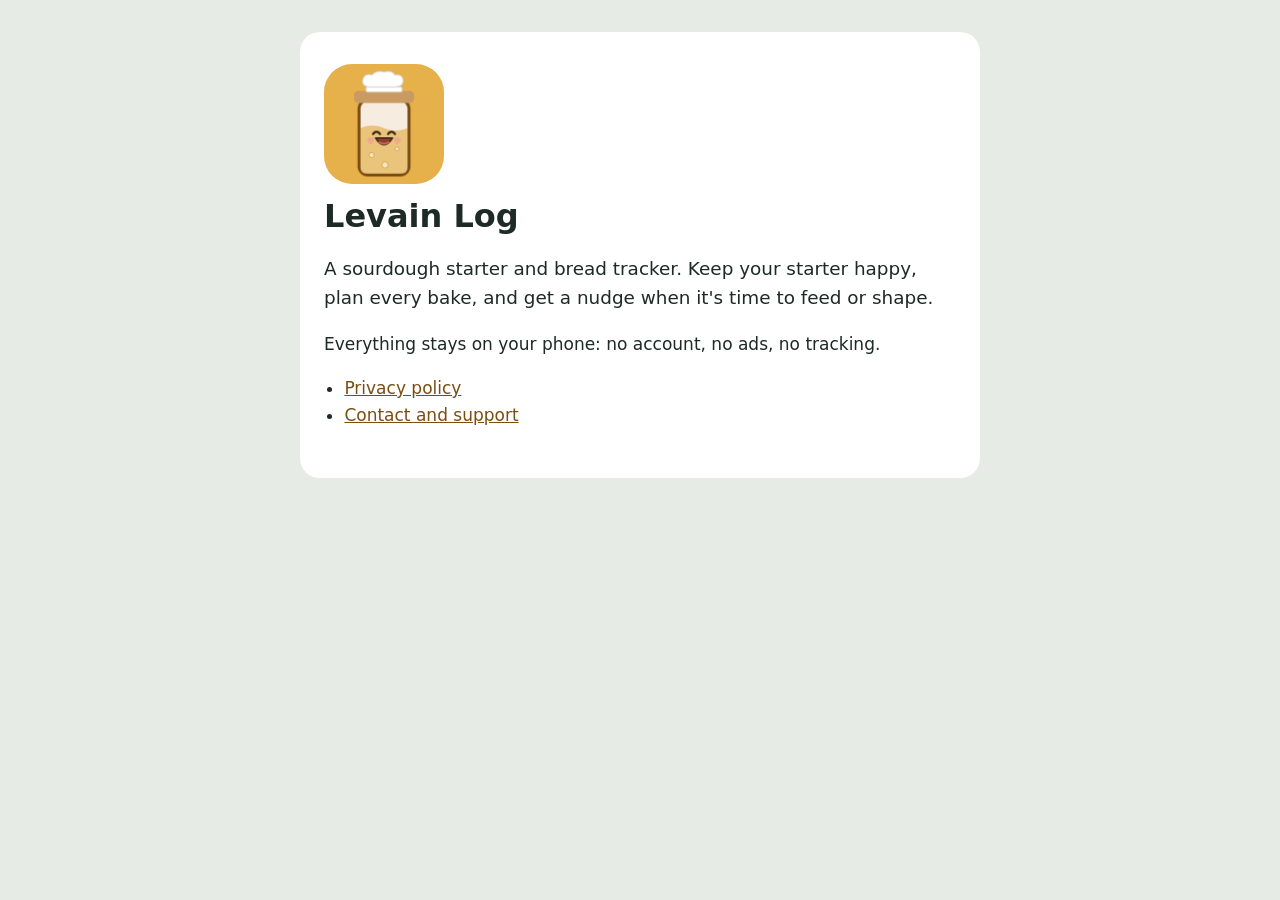
<file: index.html>
<!doctype html>
<html lang="en">
<head>
  <meta charset="utf-8">
  <meta name="viewport" content="width=device-width, initial-scale=1">
  <title>Levain Log</title>
  <link rel="icon" href="icon.png">
  <link rel="stylesheet" href="style.css">
</head>
<body>
  <main>
    <img class="hero" src="icon.png" alt="The Levain Log jar, wearing a chef's hat" width="120" height="120">
    <h1>Levain Log</h1>
    <p class="lead">A sourdough starter and bread tracker. Keep your starter happy, plan every bake, and get a nudge when it's time to feed or shape.</p>
    <p>Everything stays on your phone: no account, no ads, no tracking.</p>
    <ul class="links">
      <li><a href="privacy/">Privacy policy</a></li>
      <li><a href="mailto:gl1776.apps@gmail.com">Contact and support</a></li>
    </ul>
  </main>
</body>
</html>
</file>
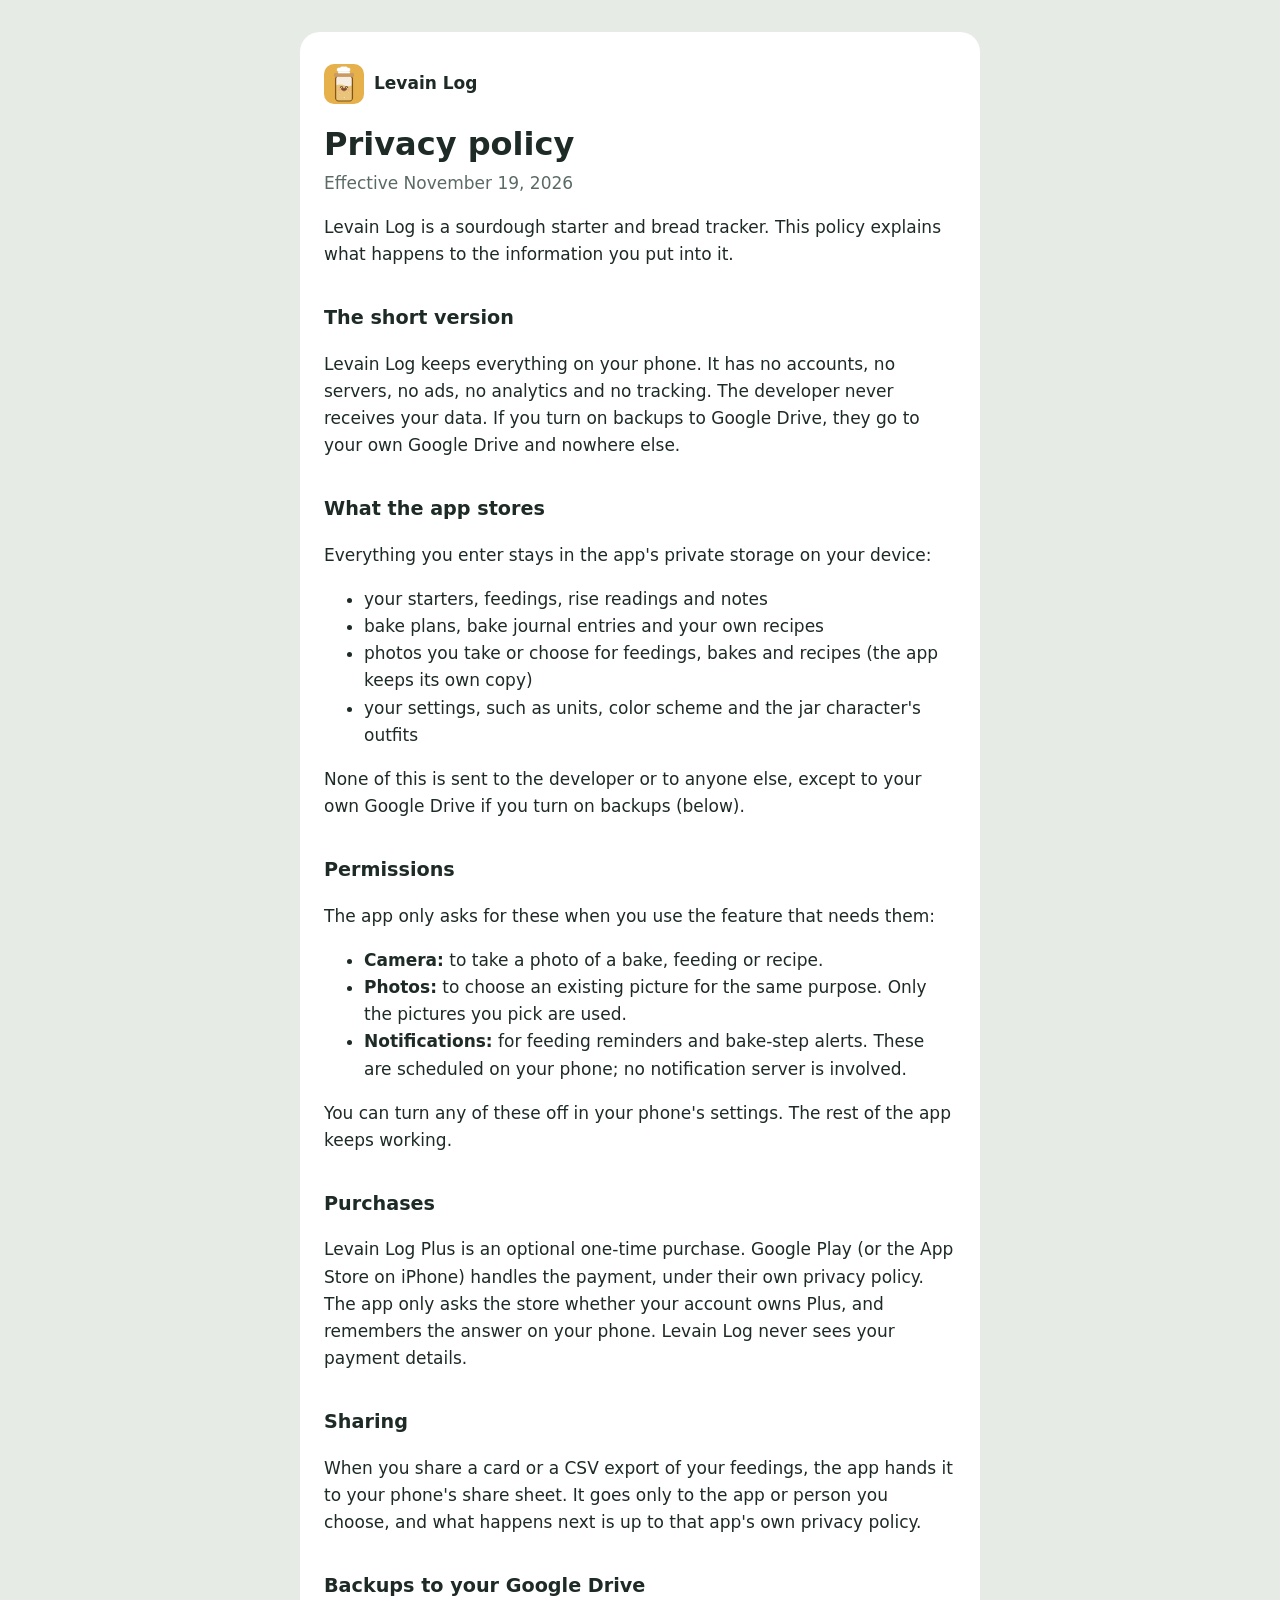
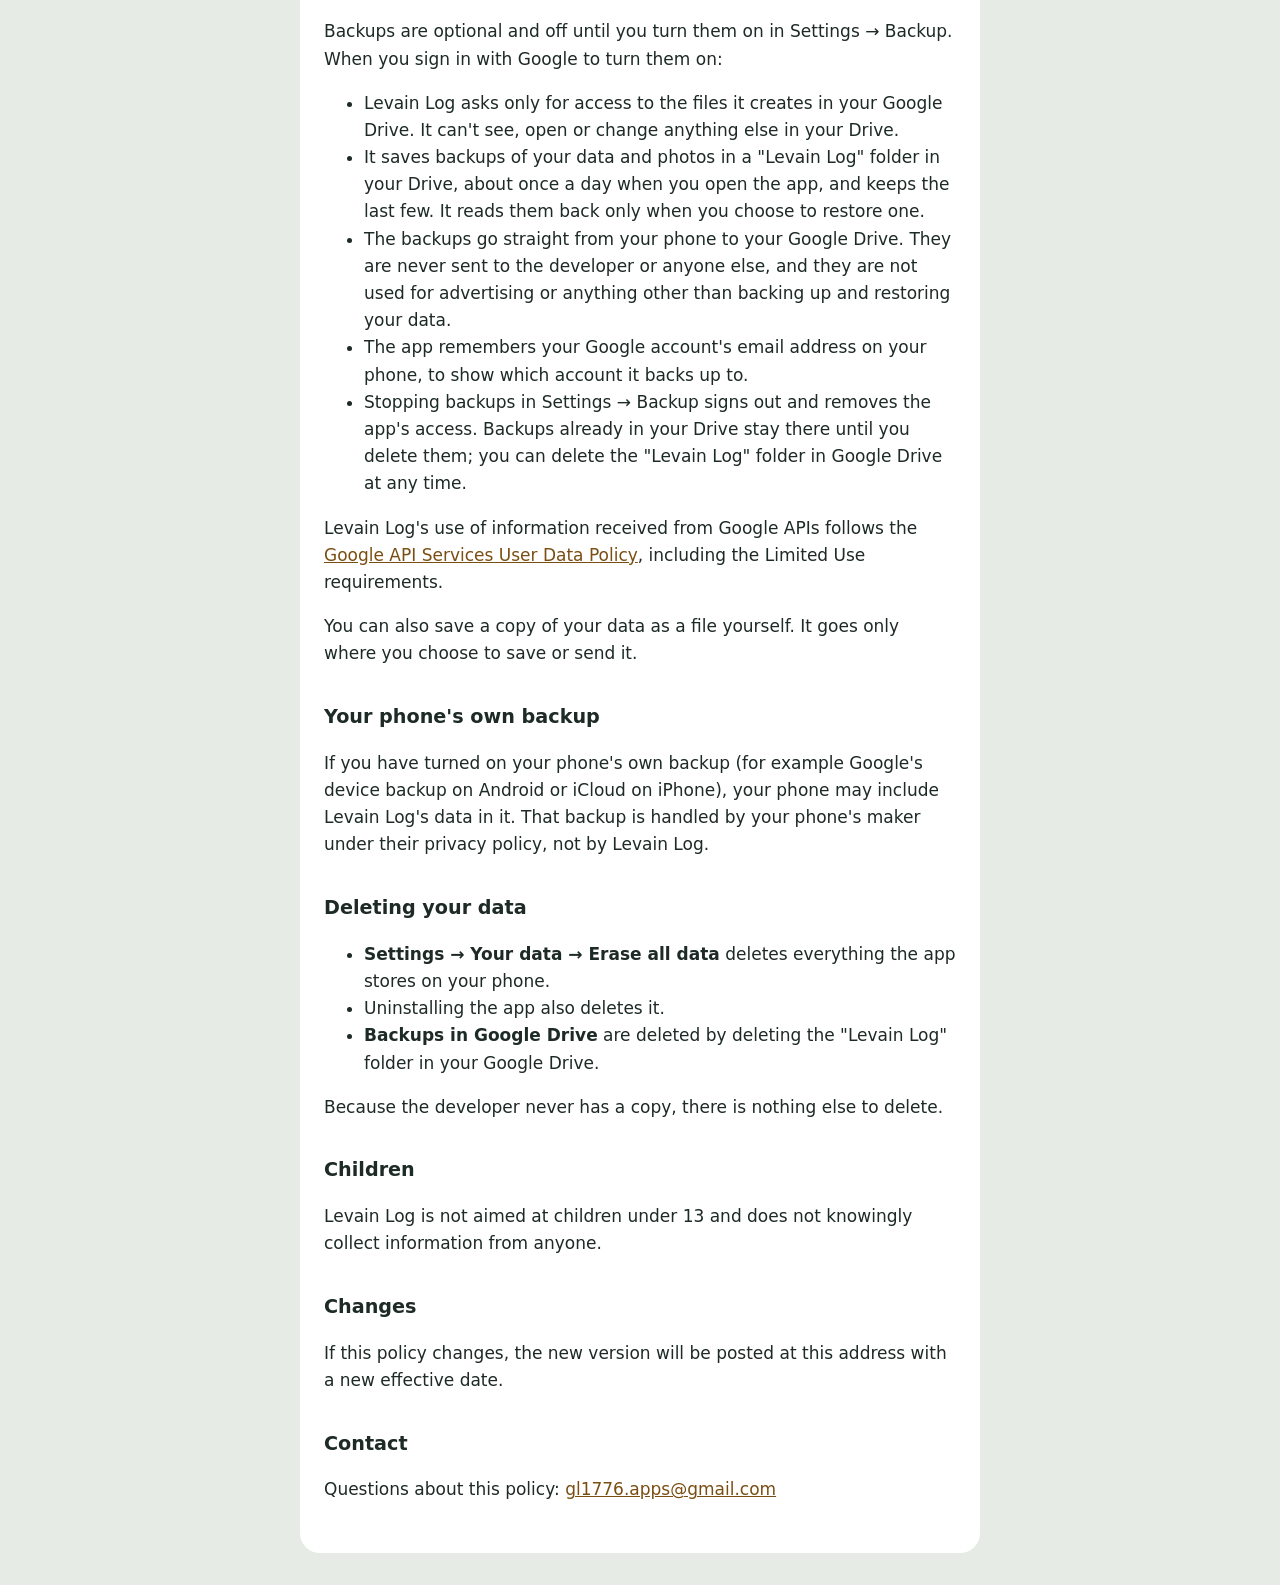
<file: privacy/index.html>
<!doctype html>
<html lang="en">
<head>
  <meta charset="utf-8">
  <meta name="viewport" content="width=device-width, initial-scale=1">
  <title>Levain Log privacy policy</title>
  <link rel="icon" href="../icon.png">
  <link rel="stylesheet" href="../style.css">
</head>
<body>
  <main>
    <a class="brand" href="../"><img src="../icon.png" alt="" width="40" height="40"> Levain Log</a>
    <h1>Privacy policy</h1>
    <p class="muted">Effective November 19, 2026</p>
    <p>Levain Log is a sourdough starter and bread tracker. This policy explains what happens to the information you put into it.</p>

    <h2>The short version</h2>
    <p>Levain Log keeps everything on your phone. It has no accounts, no servers, no ads, no analytics and no tracking. The developer never receives your data. If you turn on backups to Google Drive, they go to your own Google Drive and nowhere else.</p>

    <h2>What the app stores</h2>
    <p>Everything you enter stays in the app's private storage on your device:</p>
    <ul>
      <li>your starters, feedings, rise readings and notes</li>
      <li>bake plans, bake journal entries and your own recipes</li>
      <li>photos you take or choose for feedings, bakes and recipes (the app keeps its own copy)</li>
      <li>your settings, such as units, color scheme and the jar character's outfits</li>
    </ul>
    <p>None of this is sent to the developer or to anyone else, except to your own Google Drive if you turn on backups (below).</p>

    <h2>Permissions</h2>
    <p>The app only asks for these when you use the feature that needs them:</p>
    <ul>
      <li><strong>Camera:</strong> to take a photo of a bake, feeding or recipe.</li>
      <li><strong>Photos:</strong> to choose an existing picture for the same purpose. Only the pictures you pick are used.</li>
      <li><strong>Notifications:</strong> for feeding reminders and bake-step alerts. These are scheduled on your phone; no notification server is involved.</li>
    </ul>
    <p>You can turn any of these off in your phone's settings. The rest of the app keeps working.</p>

    <h2>Purchases</h2>
    <p>Levain Log Plus is an optional one-time purchase. Google Play (or the App Store on iPhone) handles the payment, under their own privacy policy. The app only asks the store whether your account owns Plus, and remembers the answer on your phone. Levain Log never sees your payment details.</p>

    <h2>Sharing</h2>
    <p>When you share a card or a CSV export of your feedings, the app hands it to your phone's share sheet. It goes only to the app or person you choose, and what happens next is up to that app's own privacy policy.</p>

    <h2>Backups to your Google Drive</h2>
    <p>Backups are optional and off until you turn them on in Settings → Backup. When you sign in with Google to turn them on:</p>
    <ul>
      <li>Levain Log asks only for access to the files it creates in your Google Drive. It can't see, open or change anything else in your Drive.</li>
      <li>It saves backups of your data and photos in a "Levain Log" folder in your Drive, about once a day when you open the app, and keeps the last few. It reads them back only when you choose to restore one.</li>
      <li>The backups go straight from your phone to your Google Drive. They are never sent to the developer or anyone else, and they are not used for advertising or anything other than backing up and restoring your data.</li>
      <li>The app remembers your Google account's email address on your phone, to show which account it backs up to.</li>
      <li>Stopping backups in Settings → Backup signs out and removes the app's access. Backups already in your Drive stay there until you delete them; you can delete the "Levain Log" folder in Google Drive at any time.</li>
    </ul>
    <p>Levain Log's use of information received from Google APIs follows the <a href="https://developers.google.com/terms/api-services-user-data-policy">Google API Services User Data Policy</a>, including the Limited Use requirements.</p>
    <p>You can also save a copy of your data as a file yourself. It goes only where you choose to save or send it.</p>

    <h2>Your phone's own backup</h2>
    <p>If you have turned on your phone's own backup (for example Google's device backup on Android or iCloud on iPhone), your phone may include Levain Log's data in it. That backup is handled by your phone's maker under their privacy policy, not by Levain Log.</p>

    <h2 id="delete">Deleting your data</h2>
    <ul>
      <li><strong>Settings → Your data → Erase all data</strong> deletes everything the app stores on your phone.</li>
      <li>Uninstalling the app also deletes it.</li>
      <li><strong>Backups in Google Drive</strong> are deleted by deleting the "Levain Log" folder in your Google Drive.</li>
    </ul>
    <p>Because the developer never has a copy, there is nothing else to delete.</p>

    <h2>Children</h2>
    <p>Levain Log is not aimed at children under 13 and does not knowingly collect information from anyone.</p>

    <h2>Changes</h2>
    <p>If this policy changes, the new version will be posted at this address with a new effective date.</p>

    <h2>Contact</h2>
    <p>Questions about this policy: <a href="mailto:gl1776.apps@gmail.com">gl1776.apps@gmail.com</a></p>
  </main>
</body>
</html>
</file>
<file: style.css>
:root {
  --bg: #E6ECE5;
  --surface: #FFFFFF;
  --text: #1D2A26;
  --muted: #5B6A64;
  --accent: #7A4E12;
  color-scheme: light dark;
}
@media (prefers-color-scheme: dark) {
  :root {
    --bg: #111815;
    --surface: #1A231F;
    --text: #E7EEEA;
    --muted: #9AABA3;
    --accent: #E6B04A;
  }
}
* { box-sizing: border-box; }
body {
  margin: 0;
  background: var(--bg);
  color: var(--text);
  font: 17px/1.6 system-ui, -apple-system, "Segoe UI", Roboto, sans-serif;
}
main {
  max-width: 680px;
  margin: 32px auto;
  padding: 32px 24px;
  background: var(--surface);
  border-radius: 20px;
}
@media (max-width: 720px) {
  main { margin: 0; border-radius: 0; min-height: 100vh; padding: 24px 16px; }
}
h1 { font-size: 2rem; line-height: 1.2; margin: 0.4em 0 0.2em; }
h2 { font-size: 1.2rem; margin: 1.8em 0 0.4em; }
a { color: var(--accent); }
.muted { color: var(--muted); margin-top: 0; }
.brand { display: inline-flex; align-items: center; gap: 10px; font-weight: 700; text-decoration: none; color: var(--text); }
.brand img { border-radius: 10px; }
.hero { border-radius: 28px; display: block; }
.lead { font-size: 1.15rem; }
.links { padding-left: 1.2em; }
</file>
